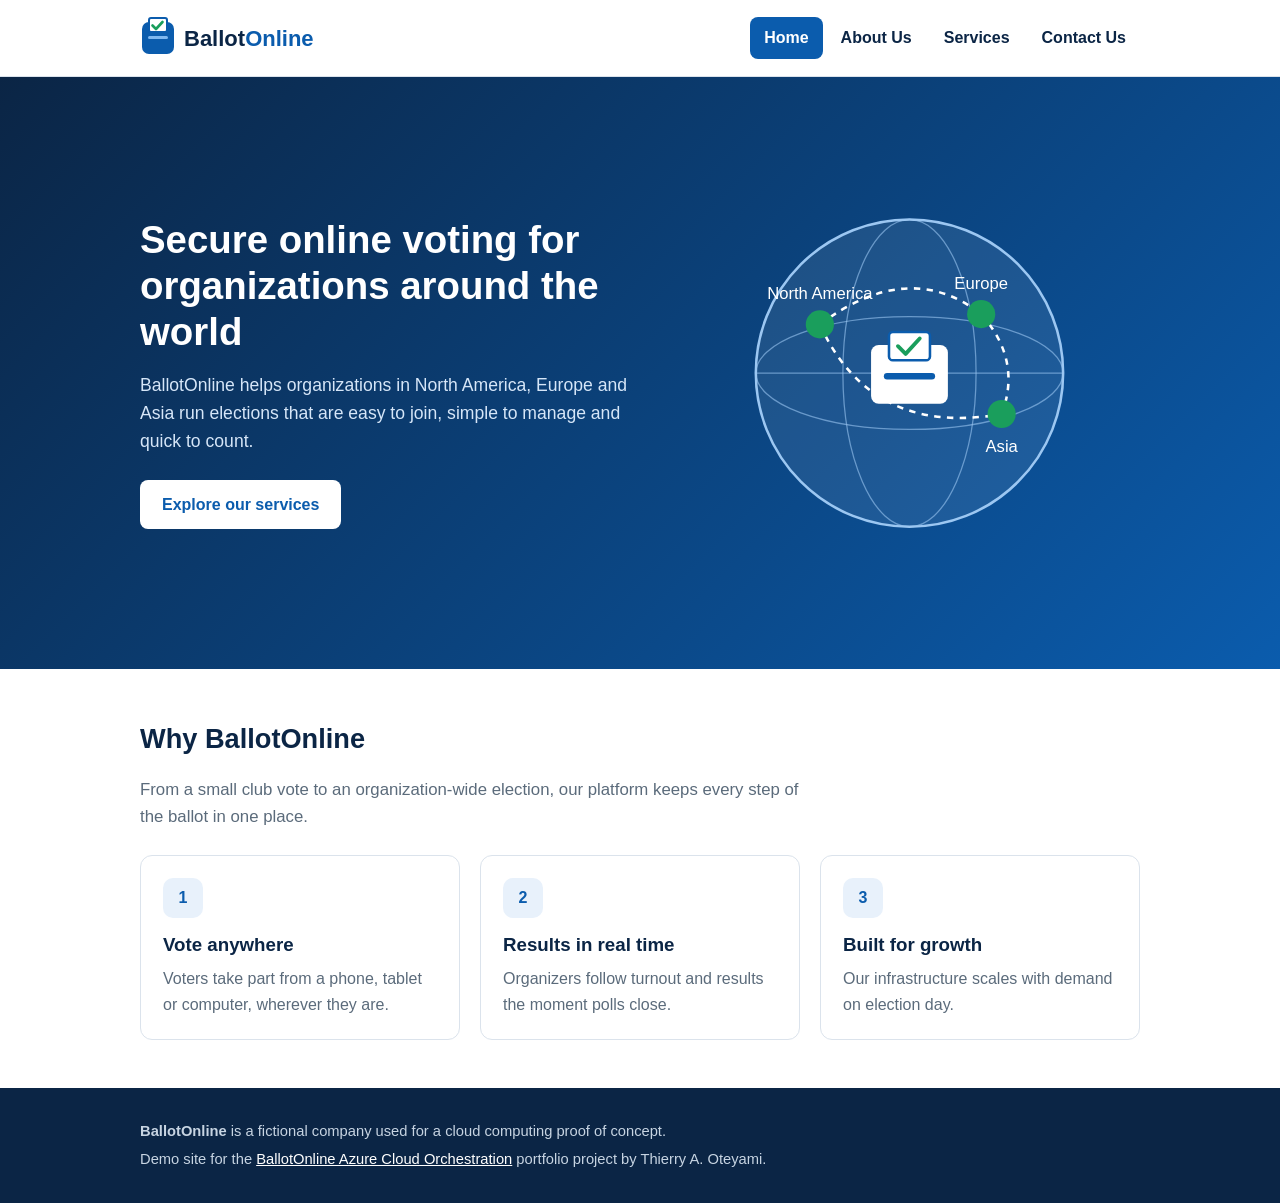
<file: website/index.html>
<!DOCTYPE html>
<html lang="en">
<head>
  <meta charset="utf-8">
  <meta name="viewport" content="width=device-width, initial-scale=1">
  <title>Home - BallotOnline</title>
  <meta name="description" content="BallotOnline provides secure online voting for organizations in North America, Europe and Asia.">
  <link rel="icon" href="assets/img/logo.svg" type="image/svg+xml">
  <link rel="stylesheet" href="assets/css/style.css">
</head>
<body>
  <header class="site-header">
    <div class="container">
      <a href="index.html"><img src="assets/img/logo.svg" alt="BallotOnline home" width="220" height="48"></a>
      <nav class="site-nav" aria-label="Main">
        <ul>
          <li><a href="index.html" aria-current="page">Home</a></li>
          <li><a href="about-us.html">About Us</a></li>
          <li><a href="services.html">Services</a></li>
          <li><a href="contact-us.html">Contact Us</a></li>
        </ul>
      </nav>
    </div>
  </header>

  <main>
    <section class="hero">
      <div class="container">
        <div>
          <h1>Secure online voting for organizations around the world</h1>
          <p>BallotOnline helps organizations in North America, Europe and Asia run elections that are easy to join, simple to manage and quick to count.</p>
          <a class="button" href="services.html">Explore our services</a>
        </div>
        <svg viewBox="0 0 360 300" role="img" aria-label="Illustration of a globe connecting voters in North America, Europe and Asia" xmlns="http://www.w3.org/2000/svg">
          <circle cx="180" cy="150" r="120" fill="#ffffff" fill-opacity="0.08" stroke="#9cc7f2" stroke-width="2"/>
          <ellipse cx="180" cy="150" rx="120" ry="44" fill="none" stroke="#9cc7f2" stroke-opacity="0.6"/>
          <ellipse cx="180" cy="150" rx="52" ry="120" fill="none" stroke="#9cc7f2" stroke-opacity="0.6"/>
          <line x1="60" y1="150" x2="300" y2="150" stroke="#9cc7f2" stroke-opacity="0.6"/>
          <path d="M110 112 Q180 60 236 104" fill="none" stroke="#ffffff" stroke-width="2" stroke-dasharray="5 5"/>
          <path d="M236 104 Q268 140 252 182" fill="none" stroke="#ffffff" stroke-width="2" stroke-dasharray="5 5"/>
          <path d="M110 112 Q150 200 252 182" fill="none" stroke="#ffffff" stroke-width="2" stroke-dasharray="5 5"/>
          <circle cx="110" cy="112" r="11" fill="#1a9e5c"/><text x="110" y="92" text-anchor="middle" font-size="13" fill="#ffffff" font-family="Segoe UI, Arial">North America</text>
          <circle cx="236" cy="104" r="11" fill="#1a9e5c"/><text x="236" y="84" text-anchor="middle" font-size="13" fill="#ffffff" font-family="Segoe UI, Arial">Europe</text>
          <circle cx="252" cy="182" r="11" fill="#1a9e5c"/><text x="252" y="212" text-anchor="middle" font-size="13" fill="#ffffff" font-family="Segoe UI, Arial">Asia</text>
          <rect x="150" y="128" width="60" height="46" rx="6" fill="#ffffff"/>
          <rect x="164" y="118" width="32" height="22" rx="3" fill="#ffffff" stroke="#0b5cad" stroke-width="2"/>
          <path d="M171 129l6 6 11-12" fill="none" stroke="#1a9e5c" stroke-width="3" stroke-linecap="round" stroke-linejoin="round"/>
          <rect x="160" y="150" width="40" height="5" rx="2.5" fill="#0b5cad"/>
        </svg>
      </div>
    </section>

    <section>
      <div class="container">
        <h2>Why BallotOnline</h2>
        <p class="lead">From a small club vote to an organization-wide election, our platform keeps every step of the ballot in one place.</p>
        <div class="grid">
          <div class="card"><div class="icon">1</div><h3>Vote anywhere</h3><p>Voters take part from a phone, tablet or computer, wherever they are.</p></div>
          <div class="card"><div class="icon">2</div><h3>Results in real time</h3><p>Organizers follow turnout and results the moment polls close.</p></div>
          <div class="card"><div class="icon">3</div><h3>Built for growth</h3><p>Our infrastructure scales with demand on election day.</p></div>
        </div>
      </div>
    </section>

  </main>

  <footer class="site-footer">
    <div class="container">
      <p><strong>BallotOnline</strong> is a fictional company used for a cloud computing proof of concept.</p>
      <p>Demo site for the <a href="https://github.com/oteyami2001/BallotOnline-Azure-Cloud-Orchestration">BallotOnline Azure Cloud Orchestration</a> portfolio project by Thierry A. Oteyami.</p>
    </div>
  </footer>
</body>
</html>
</file>
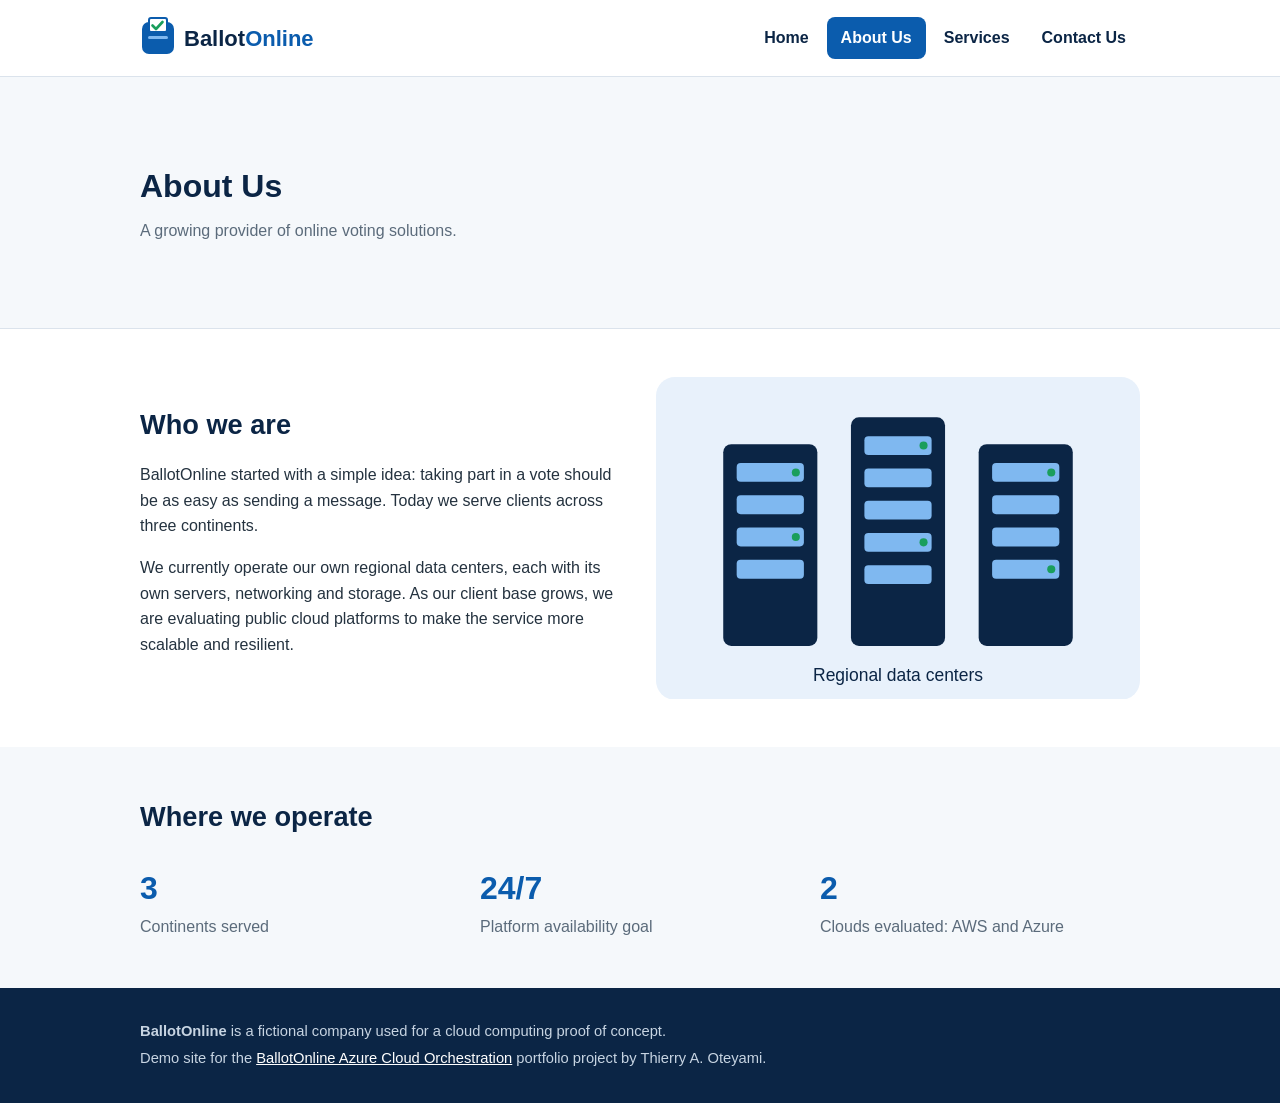
<file: website/about-us.html>
<!DOCTYPE html>
<html lang="en">
<head>
  <meta charset="utf-8">
  <meta name="viewport" content="width=device-width, initial-scale=1">
  <title>About Us - BallotOnline</title>
  <meta name="description" content="About BallotOnline, a growing provider of online voting solutions.">
  <link rel="icon" href="assets/img/logo.svg" type="image/svg+xml">
  <link rel="stylesheet" href="assets/css/style.css">
</head>
<body>
  <header class="site-header">
    <div class="container">
      <a href="index.html"><img src="assets/img/logo.svg" alt="BallotOnline home" width="220" height="48"></a>
      <nav class="site-nav" aria-label="Main">
        <ul>
          <li><a href="index.html">Home</a></li>
          <li><a href="about-us.html" aria-current="page">About Us</a></li>
          <li><a href="services.html">Services</a></li>
          <li><a href="contact-us.html">Contact Us</a></li>
        </ul>
      </nav>
    </div>
  </header>

  <main>
    <section class="page-title">
      <div class="container">
        <h1>About Us</h1>
        <p>A growing provider of online voting solutions.</p>
      </div>
    </section>

    <section>
      <div class="container two-col">
        <div>
          <h2>Who we are</h2>
          <p>BallotOnline started with a simple idea: taking part in a vote should be as easy as sending a message. Today we serve clients across three continents.</p>
          <p>We currently operate our own regional data centers, each with its own servers, networking and storage. As our client base grows, we are evaluating public cloud platforms to make the service more scalable and resilient.</p>
        </div>
        <svg viewBox="0 0 360 240" role="img" aria-label="Illustration of server racks in regional data centers" xmlns="http://www.w3.org/2000/svg">
          <rect width="360" height="240" rx="14" fill="#e8f1fb"/>
          <g fill="#0b2545">
            <rect x="50" y="50" width="70" height="150" rx="6"/><rect x="145" y="30" width="70" height="170" rx="6"/><rect x="240" y="50" width="70" height="150" rx="6"/>
          </g>
          <g fill="#7fb8f0">
            <rect x="60" y="64" width="50" height="14" rx="3"/><rect x="60" y="88" width="50" height="14" rx="3"/><rect x="60" y="112" width="50" height="14" rx="3"/><rect x="60" y="136" width="50" height="14" rx="3"/>
            <rect x="155" y="44" width="50" height="14" rx="3"/><rect x="155" y="68" width="50" height="14" rx="3"/><rect x="155" y="92" width="50" height="14" rx="3"/><rect x="155" y="116" width="50" height="14" rx="3"/><rect x="155" y="140" width="50" height="14" rx="3"/>
            <rect x="250" y="64" width="50" height="14" rx="3"/><rect x="250" y="88" width="50" height="14" rx="3"/><rect x="250" y="112" width="50" height="14" rx="3"/><rect x="250" y="136" width="50" height="14" rx="3"/>
          </g>
          <g fill="#1a9e5c"><circle cx="104" cy="71" r="3"/><circle cx="199" cy="51" r="3"/><circle cx="294" cy="71" r="3"/><circle cx="104" cy="119" r="3"/><circle cx="199" cy="123" r="3"/><circle cx="294" cy="143" r="3"/></g>
          <text x="180" y="226" text-anchor="middle" font-size="13" fill="#0b2545" font-family="Segoe UI, Arial">Regional data centers</text>
        </svg>
      </div>
    </section>

    <section class="alt">
      <div class="container">
        <h2>Where we operate</h2>
        <div class="stats">
          <div class="stat"><strong>3</strong><span>Continents served</span></div>
          <div class="stat"><strong>24/7</strong><span>Platform availability goal</span></div>
          <div class="stat"><strong>2</strong><span>Clouds evaluated: AWS and Azure</span></div>
        </div>
      </div>
    </section>

  </main>

  <footer class="site-footer">
    <div class="container">
      <p><strong>BallotOnline</strong> is a fictional company used for a cloud computing proof of concept.</p>
      <p>Demo site for the <a href="https://github.com/oteyami2001/BallotOnline-Azure-Cloud-Orchestration">BallotOnline Azure Cloud Orchestration</a> portfolio project by Thierry A. Oteyami.</p>
    </div>
  </footer>
</body>
</html>
</file>
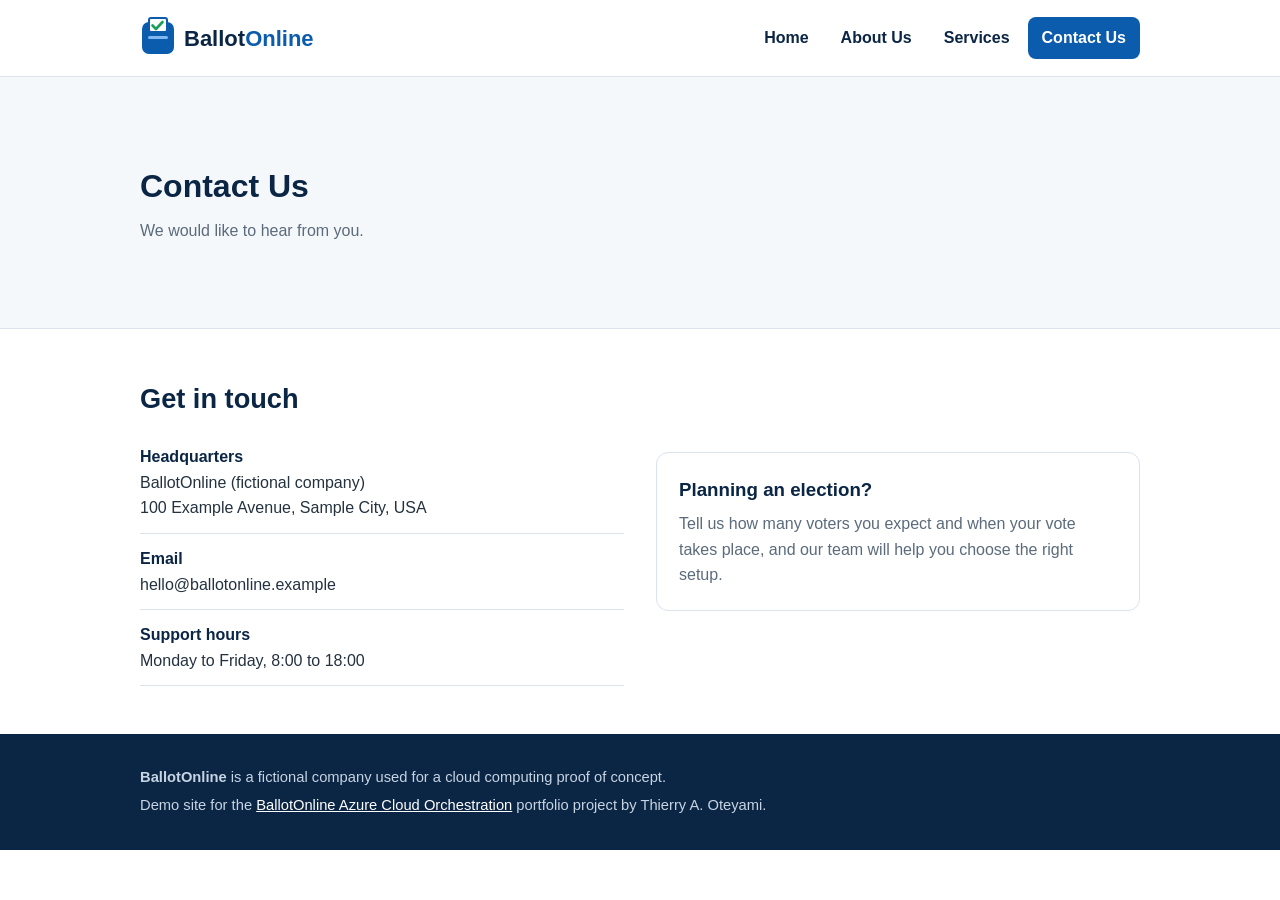
<file: website/contact-us.html>
<!DOCTYPE html>
<html lang="en">
<head>
  <meta charset="utf-8">
  <meta name="viewport" content="width=device-width, initial-scale=1">
  <title>Contact Us - BallotOnline</title>
  <meta name="description" content="Contact BallotOnline.">
  <link rel="icon" href="assets/img/logo.svg" type="image/svg+xml">
  <link rel="stylesheet" href="assets/css/style.css">
</head>
<body>
  <header class="site-header">
    <div class="container">
      <a href="index.html"><img src="assets/img/logo.svg" alt="BallotOnline home" width="220" height="48"></a>
      <nav class="site-nav" aria-label="Main">
        <ul>
          <li><a href="index.html">Home</a></li>
          <li><a href="about-us.html">About Us</a></li>
          <li><a href="services.html">Services</a></li>
          <li><a href="contact-us.html" aria-current="page">Contact Us</a></li>
        </ul>
      </nav>
    </div>
  </header>

  <main>
    <section class="page-title">
      <div class="container">
        <h1>Contact Us</h1>
        <p>We would like to hear from you.</p>
      </div>
    </section>

    <section>
      <div class="container two-col">
        <div>
          <h2>Get in touch</h2>
          <ul class="contact-list">
            <li><strong>Headquarters</strong>BallotOnline (fictional company)<br>100 Example Avenue, Sample City, USA</li>
            <li><strong>Email</strong>hello@ballotonline.example</li>
            <li><strong>Support hours</strong>Monday to Friday, 8:00 to 18:00</li>
          </ul>
        </div>
        <div class="card">
          <h3>Planning an election?</h3>
          <p>Tell us how many voters you expect and when your vote takes place, and our team will help you choose the right setup.</p>
        </div>
      </div>
    </section>

  </main>

  <footer class="site-footer">
    <div class="container">
      <p><strong>BallotOnline</strong> is a fictional company used for a cloud computing proof of concept.</p>
      <p>Demo site for the <a href="https://github.com/oteyami2001/BallotOnline-Azure-Cloud-Orchestration">BallotOnline Azure Cloud Orchestration</a> portfolio project by Thierry A. Oteyami.</p>
    </div>
  </footer>
</body>
</html>
</file>
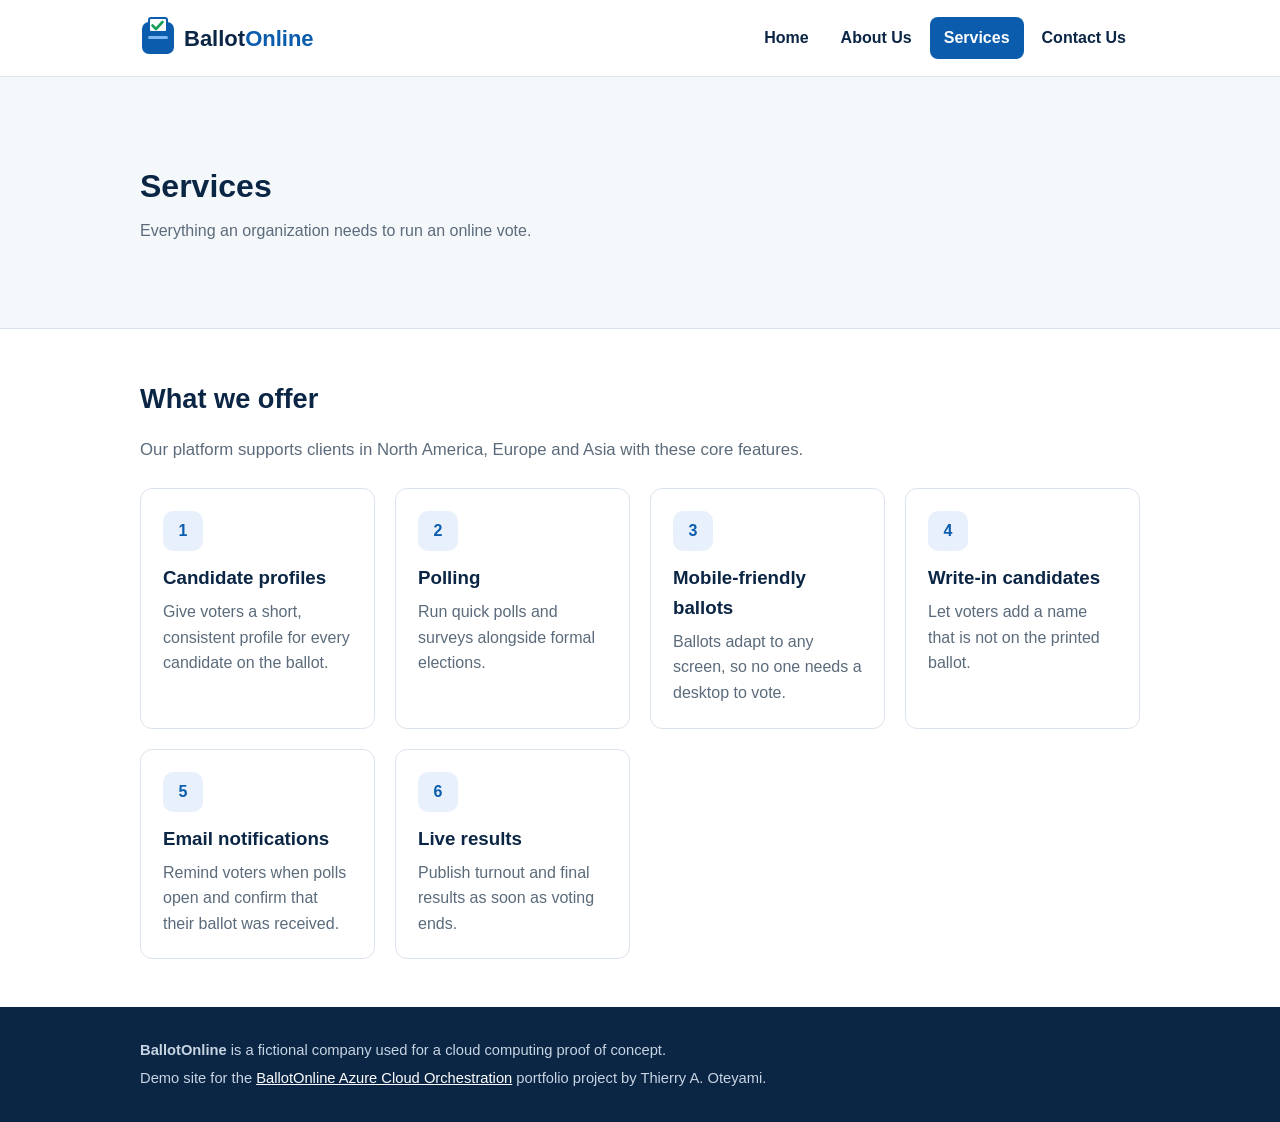
<file: website/services.html>
<!DOCTYPE html>
<html lang="en">
<head>
  <meta charset="utf-8">
  <meta name="viewport" content="width=device-width, initial-scale=1">
  <title>Services - BallotOnline</title>
  <meta name="description" content="BallotOnline online voting services.">
  <link rel="icon" href="assets/img/logo.svg" type="image/svg+xml">
  <link rel="stylesheet" href="assets/css/style.css">
</head>
<body>
  <header class="site-header">
    <div class="container">
      <a href="index.html"><img src="assets/img/logo.svg" alt="BallotOnline home" width="220" height="48"></a>
      <nav class="site-nav" aria-label="Main">
        <ul>
          <li><a href="index.html">Home</a></li>
          <li><a href="about-us.html">About Us</a></li>
          <li><a href="services.html" aria-current="page">Services</a></li>
          <li><a href="contact-us.html">Contact Us</a></li>
        </ul>
      </nav>
    </div>
  </header>

  <main>
    <section class="page-title">
      <div class="container">
        <h1>Services</h1>
        <p>Everything an organization needs to run an online vote.</p>
      </div>
    </section>

    <section>
      <div class="container">
        <h2>What we offer</h2>
        <p class="lead">Our platform supports clients in North America, Europe and Asia with these core features.</p>
        <div class="grid">
          <div class="card"><div class="icon">1</div><h3>Candidate profiles</h3><p>Give voters a short, consistent profile for every candidate on the ballot.</p></div>
          <div class="card"><div class="icon">2</div><h3>Polling</h3><p>Run quick polls and surveys alongside formal elections.</p></div>
          <div class="card"><div class="icon">3</div><h3>Mobile-friendly ballots</h3><p>Ballots adapt to any screen, so no one needs a desktop to vote.</p></div>
          <div class="card"><div class="icon">4</div><h3>Write-in candidates</h3><p>Let voters add a name that is not on the printed ballot.</p></div>
          <div class="card"><div class="icon">5</div><h3>Email notifications</h3><p>Remind voters when polls open and confirm that their ballot was received.</p></div>
          <div class="card"><div class="icon">6</div><h3>Live results</h3><p>Publish turnout and final results as soon as voting ends.</p></div>
        </div>
      </div>
    </section>

  </main>

  <footer class="site-footer">
    <div class="container">
      <p><strong>BallotOnline</strong> is a fictional company used for a cloud computing proof of concept.</p>
      <p>Demo site for the <a href="https://github.com/oteyami2001/BallotOnline-Azure-Cloud-Orchestration">BallotOnline Azure Cloud Orchestration</a> portfolio project by Thierry A. Oteyami.</p>
    </div>
  </footer>
</body>
</html>
</file>
<file: website/assets/css/style.css>
:root {
  --navy: #0b2545;
  --blue: #0b5cad;
  --blue-light: #e8f1fb;
  --green: #1a9e5c;
  --text: #24323f;
  --muted: #5b6b7b;
  --border: #dbe3ec;
  --bg: #ffffff;
  --bg-alt: #f5f8fb;
}
* { box-sizing: border-box; }
body {
  margin: 0;
  font-family: "Segoe UI", Helvetica, Arial, sans-serif;
  color: var(--text);
  background: var(--bg);
  line-height: 1.6;
}
a { color: var(--blue); }
img { max-width: 100%; height: auto; display: block; }
.container { max-width: 1040px; margin: 0 auto; padding: 0 20px; }

/* Header */
.site-header { border-bottom: 1px solid var(--border); background: var(--bg); }
.site-header .container {
  display: flex; align-items: center; justify-content: space-between;
  flex-wrap: wrap; gap: 12px; padding-top: 14px; padding-bottom: 14px;
}
.site-nav ul { list-style: none; display: flex; flex-wrap: wrap; gap: 4px; margin: 0; padding: 0; }
.site-nav a {
  display: block; padding: 8px 14px; border-radius: 8px;
  text-decoration: none; color: var(--navy); font-weight: 600;
}
.site-nav a:hover { background: var(--blue-light); }
.site-nav a[aria-current="page"] { background: var(--blue); color: #fff; }

/* Hero */
.hero { background: linear-gradient(135deg, var(--navy), var(--blue)); color: #fff; }
.hero .container {
  display: grid; grid-template-columns: 1.1fr 1fr; gap: 32px;
  align-items: center; padding-top: 56px; padding-bottom: 56px;
}
.hero h1 { font-size: 2.4rem; line-height: 1.2; margin: 0 0 16px; }
.hero p { font-size: 1.1rem; color: #d6e6f8; margin: 0 0 24px; }
.button {
  display: inline-block; padding: 12px 22px; border-radius: 8px;
  background: #fff; color: var(--blue); font-weight: 700; text-decoration: none;
}
.button:hover { background: var(--blue-light); }

/* Sections */
main section { padding: 48px 0; }
main section.alt { background: var(--bg-alt); }
h2 { color: var(--navy); font-size: 1.7rem; margin: 0 0 12px; }
h3 { color: var(--navy); margin: 0 0 6px; }
.lead { color: var(--muted); font-size: 1.05rem; max-width: 680px; }
.page-title { background: var(--bg-alt); border-bottom: 1px solid var(--border); }
.page-title .container { padding-top: 36px; padding-bottom: 36px; }
.page-title h1 { color: var(--navy); margin: 0 0 6px; font-size: 2rem; }
.page-title p { margin: 0; color: var(--muted); }

.grid { display: grid; gap: 20px; grid-template-columns: repeat(auto-fit, minmax(220px, 1fr)); margin-top: 24px; }
.card {
  background: #fff; border: 1px solid var(--border); border-radius: 12px; padding: 22px;
}
.card .icon {
  width: 40px; height: 40px; border-radius: 10px; background: var(--blue-light);
  color: var(--blue); display: grid; place-items: center; font-weight: 800; margin-bottom: 12px;
}
.card p { margin: 0; color: var(--muted); }

.stats { display: grid; grid-template-columns: repeat(auto-fit, minmax(160px, 1fr)); gap: 20px; margin-top: 24px; }
.stat strong { display: block; font-size: 2rem; color: var(--blue); }
.stat span { color: var(--muted); }

.two-col { display: grid; grid-template-columns: 1fr 1fr; gap: 32px; align-items: center; }
.contact-list { list-style: none; padding: 0; margin: 0; }
.contact-list li { padding: 12px 0; border-bottom: 1px solid var(--border); }
.contact-list strong { display: block; color: var(--navy); }

/* Footer */
.site-footer { background: var(--navy); color: #c7d4e2; font-size: 0.92rem; }
.site-footer .container { padding-top: 28px; padding-bottom: 28px; }
.site-footer a { color: #ffffff; }
.site-footer p { margin: 4px 0; }

@media (max-width: 760px) {
  .hero .container, .two-col { grid-template-columns: 1fr; }
  .hero h1 { font-size: 1.9rem; }
}
</file>
